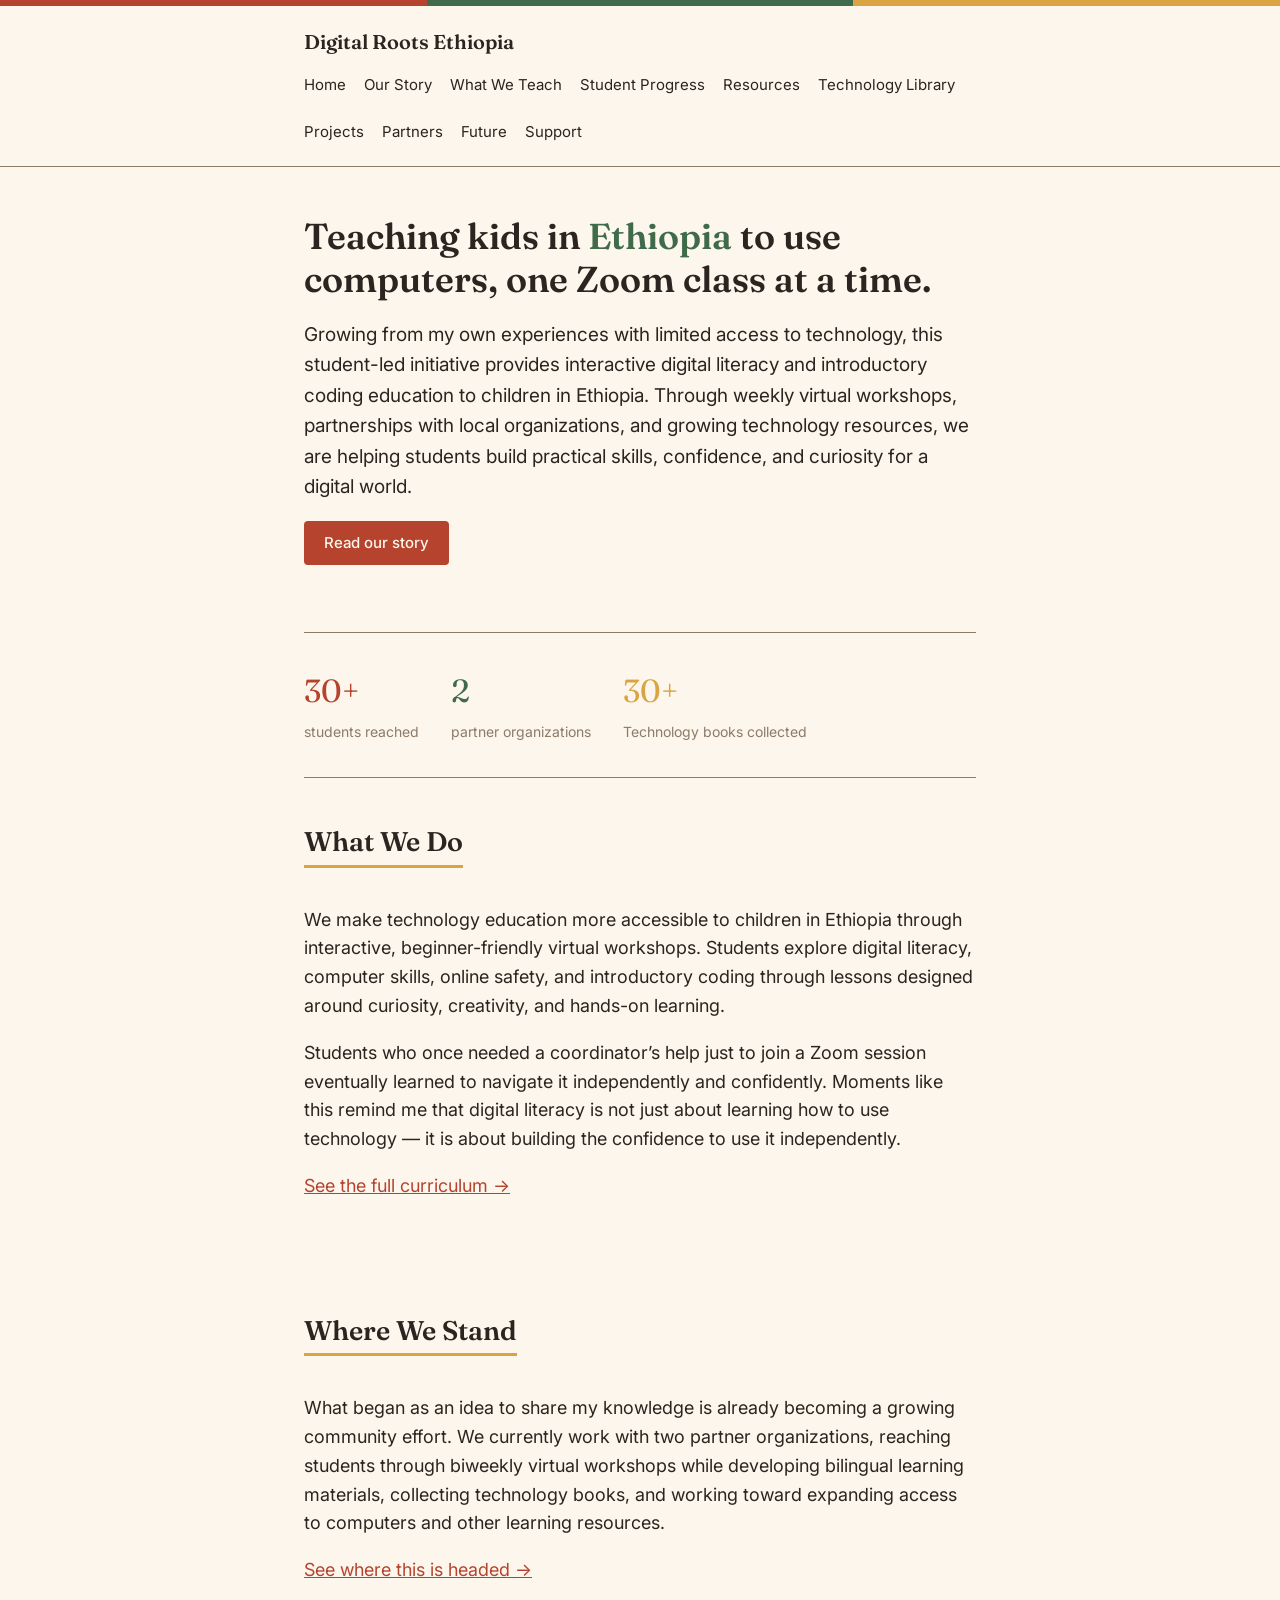
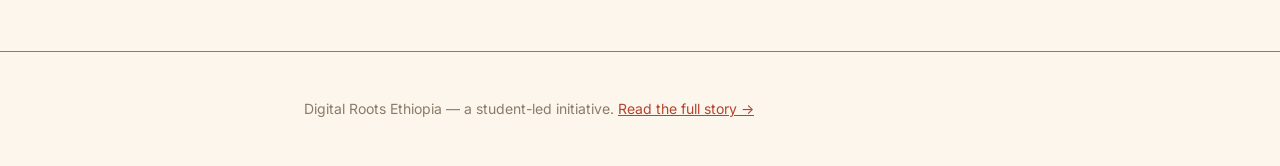
<file: index.html>
<!DOCTYPE html>
<html lang="en">
<head>
  <meta charset="UTF-8">
  <meta name="viewport" content="width=device-width, initial-scale=1.0">
  <title>Digital Roots Ethiopia — Digital Literacy & Coding for Students in Ethiopia</title>

  <link rel="preconnect" href="https://fonts.googleapis.com">
  <link href="https://fonts.googleapis.com/css2?family=Fraunces:wght@600;700&family=Inter:wght@400;500&display=swap" rel="stylesheet">

  <link rel="stylesheet" href="style.css">
</head>
<body>

  <div class="accent-bar"><span class="a-red"></span><span class="a-green"></span><span class="a-gold"></span></div>

  <header>
    <div class="header-inner">
      <a href="index.html" class="site-name">Digital Roots Ethiopia</a>
      <nav>
        <ul>
          <li><a href="index.html">Home</a></li>
          <li><a href="story.html">Our Story</a></li>
          <li><a href="curriculum.html">What We Teach</a></li>
          <li><a href="progress.html">Student Progress</a></li>
          <li><a href="resources.html">Resources</a></li>
          <li><a href="library.html">Technology Library</a></li>
          <li><a href="projects.html">Projects</a></li>
          <li><a href="partners.html">Partners</a></li>
          <li><a href="future.html">Future</a></li>
          <li><a href="support.html">Support</a></li>
        </ul>
      </nav>
    </div>
  </header>

  <main>
    <div class="container">

      <section class="hero">
       

        <h1>Teaching kids in <span class="accent-green">Ethiopia</span> to use computers, one Zoom class at a time.</h1>

        <p>
          Growing from my own experiences with limited access to technology, this student-led initiative provides interactive digital literacy 
          and introductory coding education to children in Ethiopia.
          Through weekly virtual workshops, partnerships with local organizations, and 
          growing technology resources, we are helping students build practical skills, confidence, and curiosity for a digital world.
        </p>

        <p><a class="btn" href="story.html">Read our story</a></p>
      </section>

      <section class="stats">
        <div>
          <span class="stat-number stat-red">30+</span>
          <span class="stat-label">students reached</span>
        </div>
        <div>
          <span class="stat-number stat-green">2</span>
          <span class="stat-label">partner organizations</span>
        </div>
        <div>
          <span class="stat-number stat-gold">30+</span>
          <span class="stat-label">Technology books collected</span>
        </div>
      </section>

      <section>
        <h2 class="section-heading">What We Do</h2>
        <p>
          We make technology education more accessible to children in Ethiopia through interactive, beginner-friendly virtual workshops. 
          Students explore digital literacy, computer skills, online safety, and introductory coding through lessons 
          designed around curiosity, creativity, and hands-on learning.
        </p>
        <p>
          Students who once needed a coordinator’s help just to join a Zoom session eventually learned to navigate it independently and confidently.
          Moments like this remind me that digital literacy is not just about learning how to use technology — it is about building the confidence to use it independently.

        </p>
        <p><a href="curriculum.html">See the full curriculum →</a></p>
      </section>

      <section>
        <h2 class="section-heading">Where We Stand</h2>
        <p>
          What began as an idea to share my knowledge is already becoming a growing community effort. We currently work with two partner organizations, reaching students 
          through biweekly virtual workshops while developing bilingual learning materials, collecting technology books, and 
          working toward expanding access to computers and other learning resources.
        </p>
        <p><a href="future.html">See where this is headed →</a></p>
      </section>

    </div>
  </main>

  <footer>
    <div class="container">
      <p>Digital Roots Ethiopia — a student-led initiative. <a href="story.html">Read the full story →</a></p>
    </div>
  </footer>

</body>
</html>
</file>
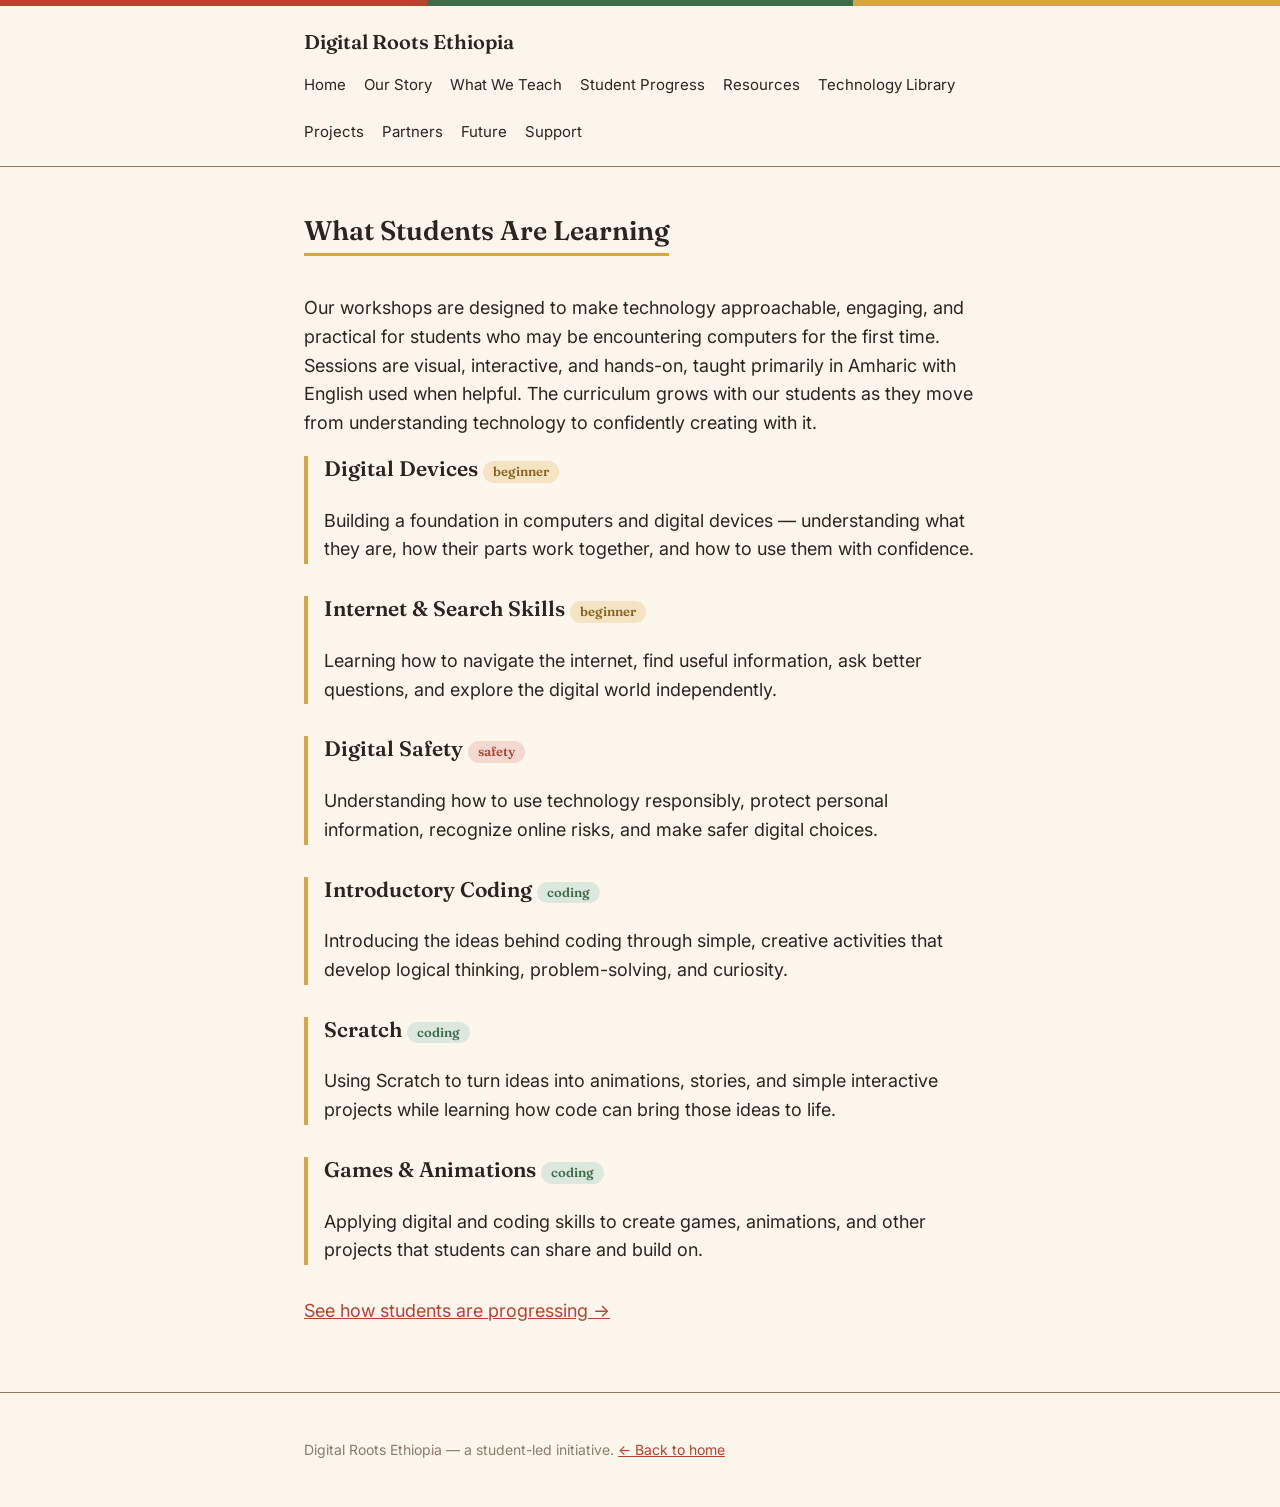
<file: curriculum.html>
<!DOCTYPE html>
<html lang="en">
<head>
  <meta charset="UTF-8">
  <meta name="viewport" content="width=device-width, initial-scale=1.0">
  <title>What We Teach — Digital Roots Ethiopia</title>
  <link rel="preconnect" href="https://fonts.googleapis.com">
  <link href="https://fonts.googleapis.com/css2?family=Fraunces:wght@600;700&family=Inter:wght@400;500&display=swap" rel="stylesheet">
  <link rel="stylesheet" href="style.css">
</head>
<body>

  <div class="accent-bar"><span class="a-red"></span><span class="a-green"></span><span class="a-gold"></span></div>

  <header>
    <div class="header-inner">
      <a href="index.html" class="site-name">Digital Roots Ethiopia</a>
      <nav>
        <ul>
          <li><a href="index.html">Home</a></li>
          <li><a href="story.html">Our Story</a></li>
          <li><a href="curriculum.html">What We Teach</a></li>
          <li><a href="progress.html">Student Progress</a></li>
          <li><a href="resources.html">Resources</a></li>
          <li><a href="library.html">Technology Library</a></li>
          <li><a href="projects.html">Projects</a></li>
          <li><a href="partners.html">Partners</a></li>
          <li><a href="future.html">Future</a></li>
          <li><a href="support.html">Support</a></li>
        </ul>
      </nav>
    </div>
  </header>

  <main>
    <div class="container">
      <section>
        <h1 class="section-heading">What Students Are Learning</h1>
        <p>
        Our workshops are designed to make technology approachable, engaging, and practical for students who may be encountering computers for the first time.
        Sessions are visual, interactive, and hands-on, taught primarily in Amharic with English used when helpful. The curriculum grows with 
        our students as they move from understanding technology to confidently creating with it.
        </p>

        <div class="topic">
          <h3>Digital Devices <span class="tag-pill tag-gold">beginner</span></h3>
          <p>Building a foundation in computers and digital devices — understanding what they are, 
            how their parts work together, and how to use them with confidence.</p>
        </div>

        <div class="topic">
          <h3>Internet & Search Skills <span class="tag-pill tag-gold">beginner</span></h3>
          <p>Learning how to navigate the internet, find useful information, ask better questions, and explore the digital world independently.</p>
        </div>

        <div class="topic">
          <h3>Digital Safety <span class="tag-pill tag-red">safety</span></h3>
          <p>Understanding how to use technology responsibly, protect personal information, recognize online risks, and make safer digital choices.</p>
        </div>

        <div class="topic">
          <h3>Introductory Coding <span class="tag-pill tag-green">coding</span></h3>
          <p>Introducing the ideas behind coding through simple, creative activities that develop logical thinking, problem-solving, and curiosity.</p>
        </div>

        <div class="topic">
          <h3>Scratch <span class="tag-pill tag-green">coding</span></h3>
          <p>Using Scratch to turn ideas into animations, stories, and simple interactive projects while learning how code can bring those ideas to life.</p>
        </div>

        <div class="topic">
          <h3>Games & Animations <span class="tag-pill tag-green">coding</span></h3>
          <p>Applying digital and coding skills to create games, animations, and other projects that students can share and build on.</p>
        </div>

        <p><a href="progress.html">See how students are progressing →</a></p>
      </section>
    </div>
  </main>

  <footer>
    <div class="container">
      <p>Digital Roots Ethiopia — a student-led initiative. <a href="index.html">← Back to home</a></p>
    </div>
  </footer>

</body>
</html>
</file>
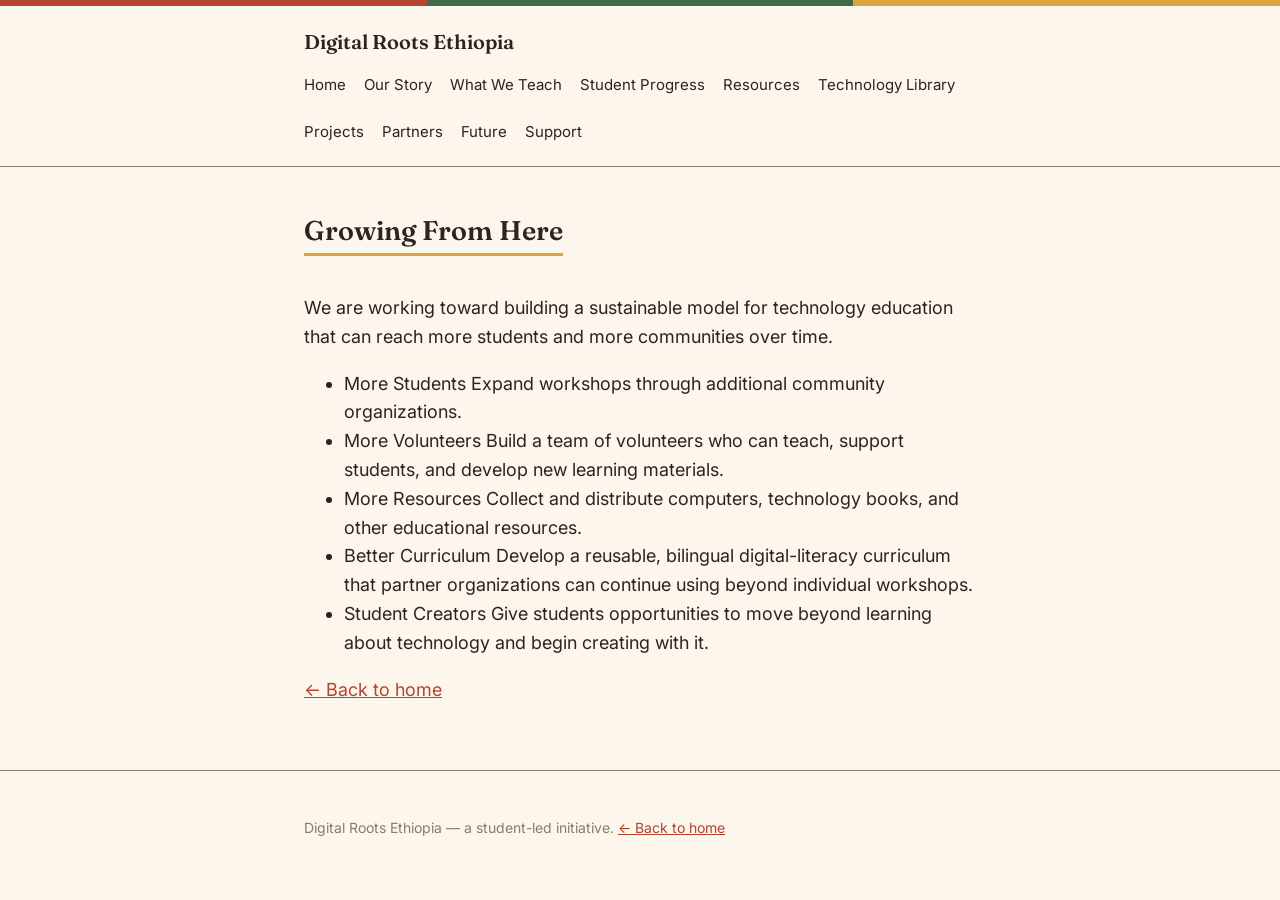
<file: future.html>
<!DOCTYPE html>
<html lang="en">
<head>
  <meta charset="UTF-8">
  <meta name="viewport" content="width=device-width, initial-scale=1.0">
  <title>Future — Digital Roots Ethiopia</title>
  <link rel="preconnect" href="https://fonts.googleapis.com">
  <link href="https://fonts.googleapis.com/css2?family=Fraunces:wght@600;700&family=Inter:wght@400;500&display=swap" rel="stylesheet">
  <link rel="stylesheet" href="style.css">
</head>
<body>

  <div class="accent-bar"><span class="a-red"></span><span class="a-green"></span><span class="a-gold"></span></div>

  <header>
    <div class="header-inner">
      <a href="index.html" class="site-name">Digital Roots Ethiopia</a>
      <nav>
        <ul>
          <li><a href="index.html">Home</a></li>
          <li><a href="story.html">Our Story</a></li>
          <li><a href="curriculum.html">What We Teach</a></li>
          <li><a href="progress.html">Student Progress</a></li>
          <li><a href="resources.html">Resources</a></li>
          <li><a href="library.html">Technology Library</a></li>
          <li><a href="projects.html">Projects</a></li>
          <li><a href="partners.html">Partners</a></li>
          <li><a href="future.html">Future</a></li>
          <li><a href="support.html">Support</a></li>
        </ul>
      </nav>
    </div>
  </header>

  <main>
    <div class="container">
      <section>
        <h1 class="section-heading">Growing From Here</h1>
        <p>We are working toward building a sustainable model for technology education that can reach more students and more communities over time.
</p>
        <ul>
          <li>More Students
            Expand workshops through additional community organizations.
          </li>
          <li>More Volunteers
            Build a team of volunteers who can teach, support students, and develop new learning materials.
          </li>
          <li>More Resources
            Collect and distribute computers, technology books, and other educational resources.
          </li>
          <li>Better Curriculum
            Develop a reusable, bilingual digital-literacy curriculum that partner organizations can continue 
            using beyond individual workshops.
          </li>
          <li>Student Creators
            Give students opportunities to move beyond learning about technology and begin creating with it.
          </li>
        </ul>

        <p><a href="index.html">← Back to home</a></p>
      </section>
    </div>
  </main>

  <footer>
    <div class="container">
      <p>Digital Roots Ethiopia — a student-led initiative. <a href="index.html">← Back to home</a></p>
    </div>
  </footer>

</body>
</html>
</file>
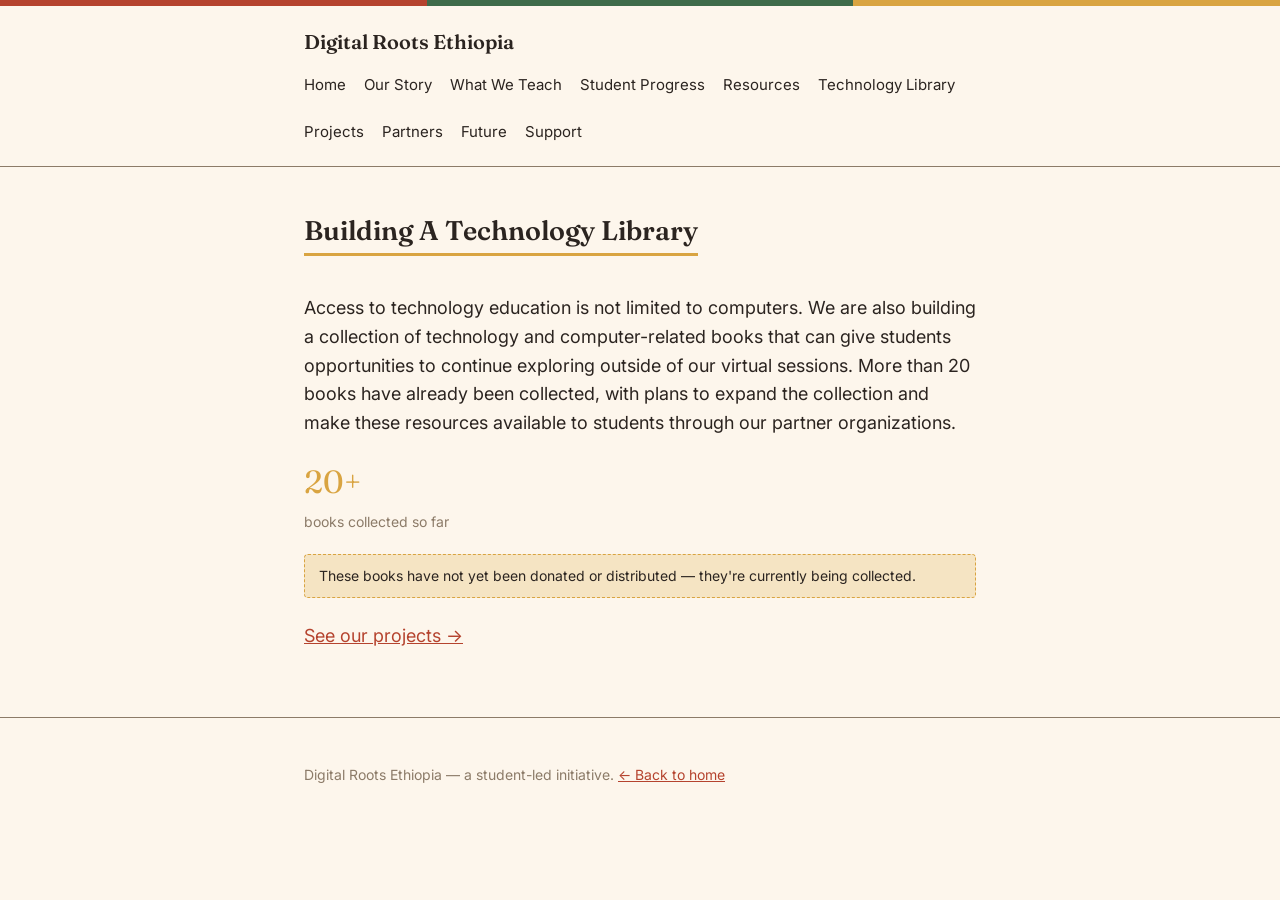
<file: library.html>
<!DOCTYPE html>
<html lang="en">
<head>
  <meta charset="UTF-8">
  <meta name="viewport" content="width=device-width, initial-scale=1.0">
  <title>Technology Library — Digital Roots Ethiopia</title>
  <link rel="preconnect" href="https://fonts.googleapis.com">
  <link href="https://fonts.googleapis.com/css2?family=Fraunces:wght@600;700&family=Inter:wght@400;500&display=swap" rel="stylesheet">
  <link rel="stylesheet" href="style.css">
</head>
<body>

  <div class="accent-bar"><span class="a-red"></span><span class="a-green"></span><span class="a-gold"></span></div>

  <header>
    <div class="header-inner">
      <a href="index.html" class="site-name">Digital Roots Ethiopia</a>
      <nav>
        <ul>
          <li><a href="index.html">Home</a></li>
          <li><a href="story.html">Our Story</a></li>
          <li><a href="curriculum.html">What We Teach</a></li>
          <li><a href="progress.html">Student Progress</a></li>
          <li><a href="resources.html">Resources</a></li>
          <li><a href="library.html">Technology Library</a></li>
          <li><a href="projects.html">Projects</a></li>
          <li><a href="partners.html">Partners</a></li>
          <li><a href="future.html">Future</a></li>
          <li><a href="support.html">Support</a></li>
        </ul>
      </nav>
    </div>
  </header>

  <main>
    <div class="container">
      <section>
        <h1 class="section-heading">Building A Technology Library</h1>
        <p>
         Access to technology education is not limited to computers.
         We are also building a collection of technology and computer-related books that can give students opportunities 
         to continue exploring outside of our virtual sessions.
         More than 20 books have already been collected, with plans to expand the collection and make these 
         resources available to students through our partner organizations.
        </p>

        <p>
          <span class="stat-number stat-gold">20+</span>
          <span class="stat-label">books collected so far</span>
        </p>

        <div class="placeholder-note">
          These books have not yet been donated or distributed — they're currently being
          collected. 
        </div>

        <p><a href="projects.html">See our projects →</a></p>
      </section>
    </div>
  </main>

  <footer>
    <div class="container">
      <p>Digital Roots Ethiopia — a student-led initiative. <a href="index.html">← Back to home</a></p>
    </div>
  </footer>

</body>
</html>
</file>
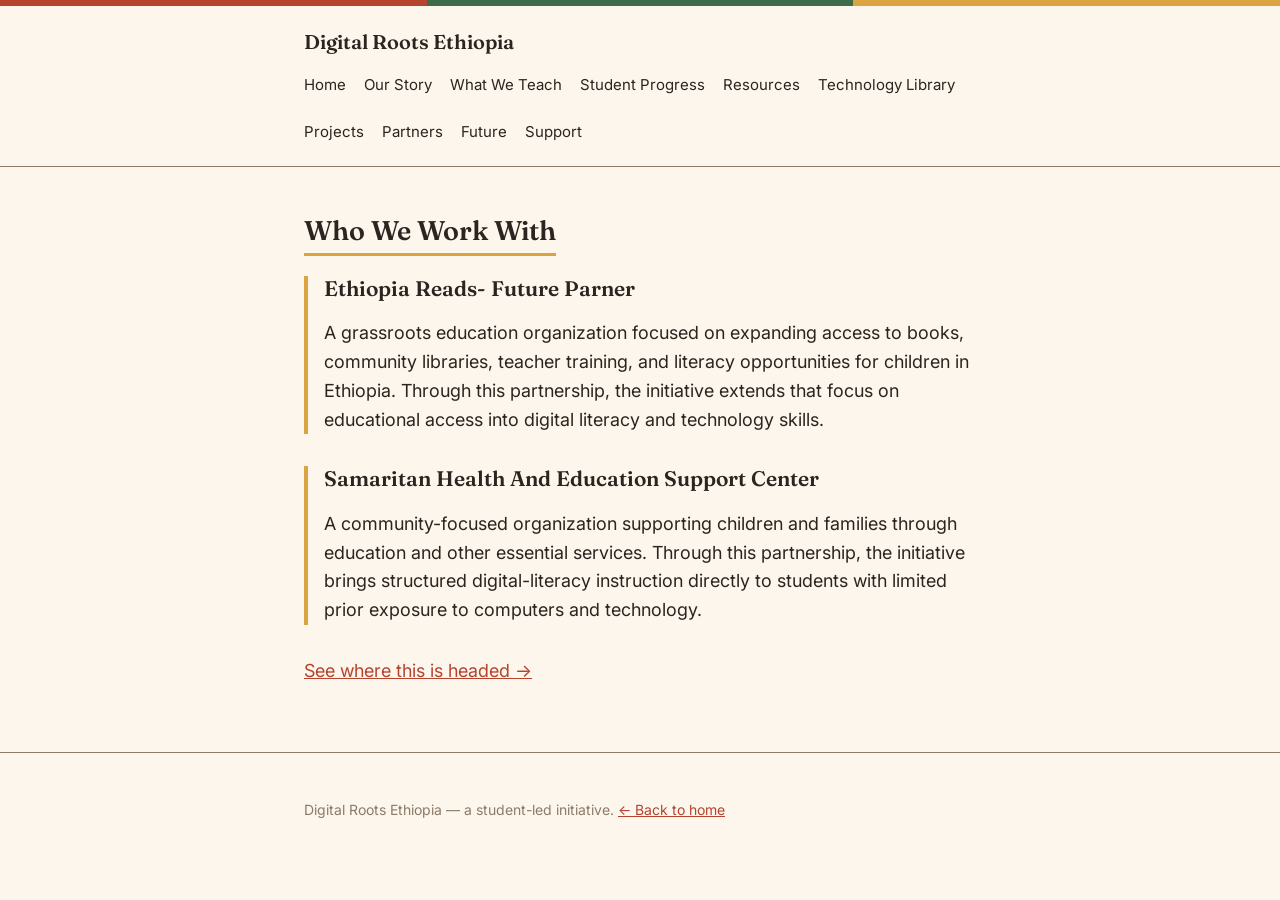
<file: partners.html>
<!DOCTYPE html>
<html lang="en">
<head>
  <meta charset="UTF-8">
  <meta name="viewport" content="width=device-width, initial-scale=1.0">
  <title>Partners — Digital Roots Ethiopia</title>
  <link rel="preconnect" href="https://fonts.googleapis.com">
  <link href="https://fonts.googleapis.com/css2?family=Fraunces:wght@600;700&family=Inter:wght@400;500&display=swap" rel="stylesheet">
  <link rel="stylesheet" href="style.css">
</head>
<body>

  <div class="accent-bar"><span class="a-red"></span><span class="a-green"></span><span class="a-gold"></span></div>

  <header>
    <div class="header-inner">
      <a href="index.html" class="site-name">Digital Roots Ethiopia</a>
      <nav>
        <ul>
          <li><a href="index.html">Home</a></li>
          <li><a href="story.html">Our Story</a></li>
          <li><a href="curriculum.html">What We Teach</a></li>
          <li><a href="progress.html">Student Progress</a></li>
          <li><a href="resources.html">Resources</a></li>
          <li><a href="library.html">Technology Library</a></li>
          <li><a href="projects.html">Projects</a></li>
          <li><a href="partners.html">Partners</a></li>
          <li><a href="future.html">Future</a></li>
          <li><a href="support.html">Support</a></li>
        </ul>
      </nav>
    </div>
  </header>

  <main>
    <div class="container">
      <section>
        <h1 class="section-heading">Who We Work With</h1>

        <div class="topic">
          <h3>Ethiopia Reads- Future Parner</h3>
          <p>
            A grassroots education organization focused on expanding access to books, community libraries, teacher training, and literacy 
            opportunities for children in Ethiopia. Through this partnership, the initiative extends that focus on educational access 
            into digital literacy and technology skills.

          </p>
        </div>

        <div class="topic">
          <h3>Samaritan Health And Education Support Center</h3>
          <p>A community-focused organization supporting children and families through education and other essential services. 
             Through this partnership, the initiative brings structured digital-literacy instruction directly to students with limited 
             prior exposure to computers and technology.</p>
        </div>

        <p><a href="future.html">See where this is headed →</a></p>
      </section>
    </div>
  </main>

  <footer>
    <div class="container">
      <p>Digital Roots Ethiopia — a student-led initiative. <a href="index.html">← Back to home</a></p>
    </div>
  </footer>

</body>
</html>
</file>
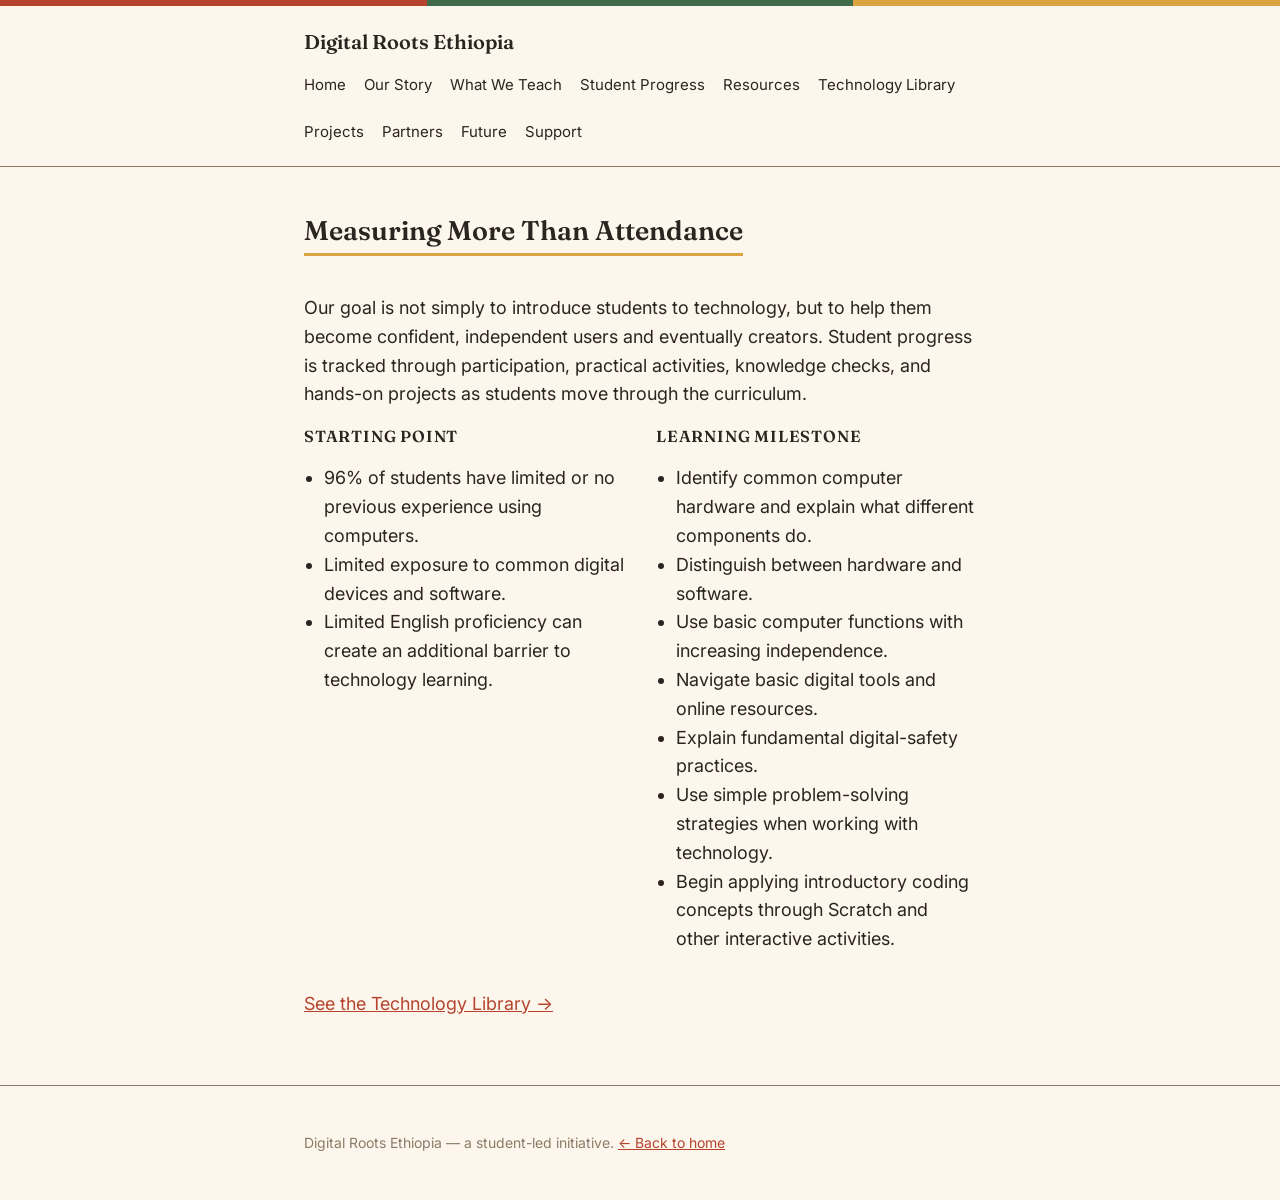
<file: progress.html>
<!DOCTYPE html>
<html lang="en">
<head>
  <meta charset="UTF-8">
  <meta name="viewport" content="width=device-width, initial-scale=1.0">
  <title>Student Progress — Digital Roots Ethiopia</title>
  <link rel="preconnect" href="https://fonts.googleapis.com">
  <link href="https://fonts.googleapis.com/css2?family=Fraunces:wght@600;700&family=Inter:wght@400;500&display=swap" rel="stylesheet">
  <link rel="stylesheet" href="style.css">
</head>
<body>

  <div class="accent-bar"><span class="a-red"></span><span class="a-green"></span><span class="a-gold"></span></div>

  <header>
    <div class="header-inner">
      <a href="index.html" class="site-name">Digital Roots Ethiopia</a>
      <nav>
        <ul>
          <li><a href="index.html">Home</a></li>
          <li><a href="story.html">Our Story</a></li>
          <li><a href="curriculum.html">What We Teach</a></li>
          <li><a href="progress.html">Student Progress</a></li>
          <li><a href="resources.html">Resources</a></li>
          <li><a href="library.html">Technology Library</a></li>
          <li><a href="projects.html">Projects</a></li>
          <li><a href="partners.html">Partners</a></li>
          <li><a href="future.html">Future</a></li>
          <li><a href="support.html">Support</a></li>
        </ul>
      </nav>
    </div>
  </header>

  <main>
    <div class="container">
      <section>
        <h1 class="section-heading">Measuring More Than Attendance</h1>
        <p>
        Our goal is not simply to introduce students to technology, but to help them become confident, independent users and eventually creators. 
        Student progress is tracked through participation, practical activities, knowledge checks, and hands-on projects as students 
        move through the curriculum.
        </p>

        <div class="progress-columns">
          <div>
            <h3>Starting Point</h3>
            <ul>
              <li>96% of students have limited or no previous experience using computers.
</li>
              <li>Limited exposure to common digital devices and software.
</li>
              <li>Limited English proficiency can create an additional barrier to technology learning.</li>
            </ul>
          </div>
          <div>
            <h3>Learning Milestone</h3>
            <ul>
              <li>Identify common computer hardware and explain what different components do.
</li>
              <li>Distinguish between hardware and software.
</li>
              <li>Use basic computer functions with increasing independence.
</li>
              <li>Navigate basic digital tools and online resources.
</li>
              <li>Explain fundamental digital-safety practices.
</li>
              <li>Use simple problem-solving strategies when working with technology.
</li>
               <li>Begin applying introductory coding concepts through Scratch and other interactive activities.
</li>
            </ul>
          </div>
        </div>
        <p><a href="library.html">See the Technology Library →</a></p>
      </section>
    </div>
  </main>

  <footer>
    <div class="container">
      <p>Digital Roots Ethiopia — a student-led initiative. <a href="index.html">← Back to home</a></p>
    </div>
  </footer>

</body>
</html>
</file>
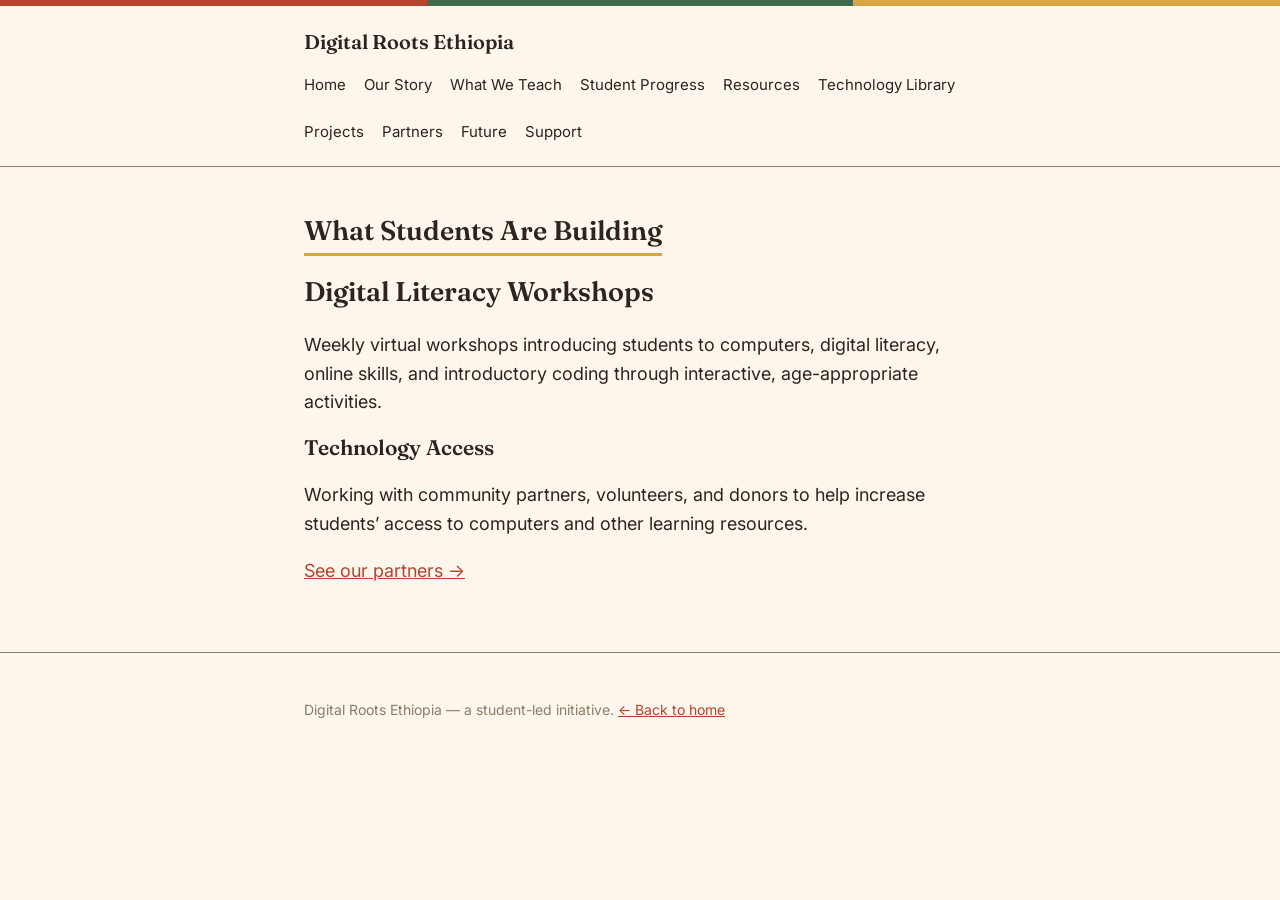
<file: projects.html>
<!DOCTYPE html>
<html lang="en">
<head>
  <meta charset="UTF-8">
  <meta name="viewport" content="width=device-width, initial-scale=1.0">
  <title>Projects — Digital Roots Ethiopia</title>
  <link rel="preconnect" href="https://fonts.googleapis.com">
  <link href="https://fonts.googleapis.com/css2?family=Fraunces:wght@600;700&family=Inter:wght@400;500&display=swap" rel="stylesheet">
  <link rel="stylesheet" href="style.css">
</head>
<body>

  <div class="accent-bar"><span class="a-red"></span><span class="a-green"></span><span class="a-gold"></span></div>

  <header>
    <div class="header-inner">
      <a href="index.html" class="site-name">Digital Roots Ethiopia</a>
      <nav>
        <ul>
          <li><a href="index.html">Home</a></li>
          <li><a href="story.html">Our Story</a></li>
          <li><a href="curriculum.html">What We Teach</a></li>
          <li><a href="progress.html">Student Progress</a></li>
          <li><a href="resources.html">Resources</a></li>
          <li><a href="library.html">Technology Library</a></li>
          <li><a href="projects.html">Projects</a></li>
          <li><a href="partners.html">Partners</a></li>
          <li><a href="future.html">Future</a></li>
          <li><a href="support.html">Support</a></li>
        </ul>
      </nav>
    </div>
  </header>

  <main>
    <div class="container">
      <section>
        <h1 class="section-heading">What Students Are Building</h1>
        <h2>Digital Literacy Workshops</h2>
        <p>
          Weekly virtual workshops introducing students to computers, digital literacy, online skills, and 
          introductory coding through interactive, age-appropriate activities.
        </p>
<h3>Technology Access</h3>
        <p>Working with community partners, volunteers, and donors to help increase students’ 
           access to computers and other learning resources.<p>

        <p><a href="partners.html">See our partners →</a></p>
      </section>
    </div>
  </main>

  <footer>
    <div class="container">
      <p>Digital Roots Ethiopia — a student-led initiative. <a href="index.html">← Back to home</a></p>
    </div>
  </footer>

</body>
</html>
</file>
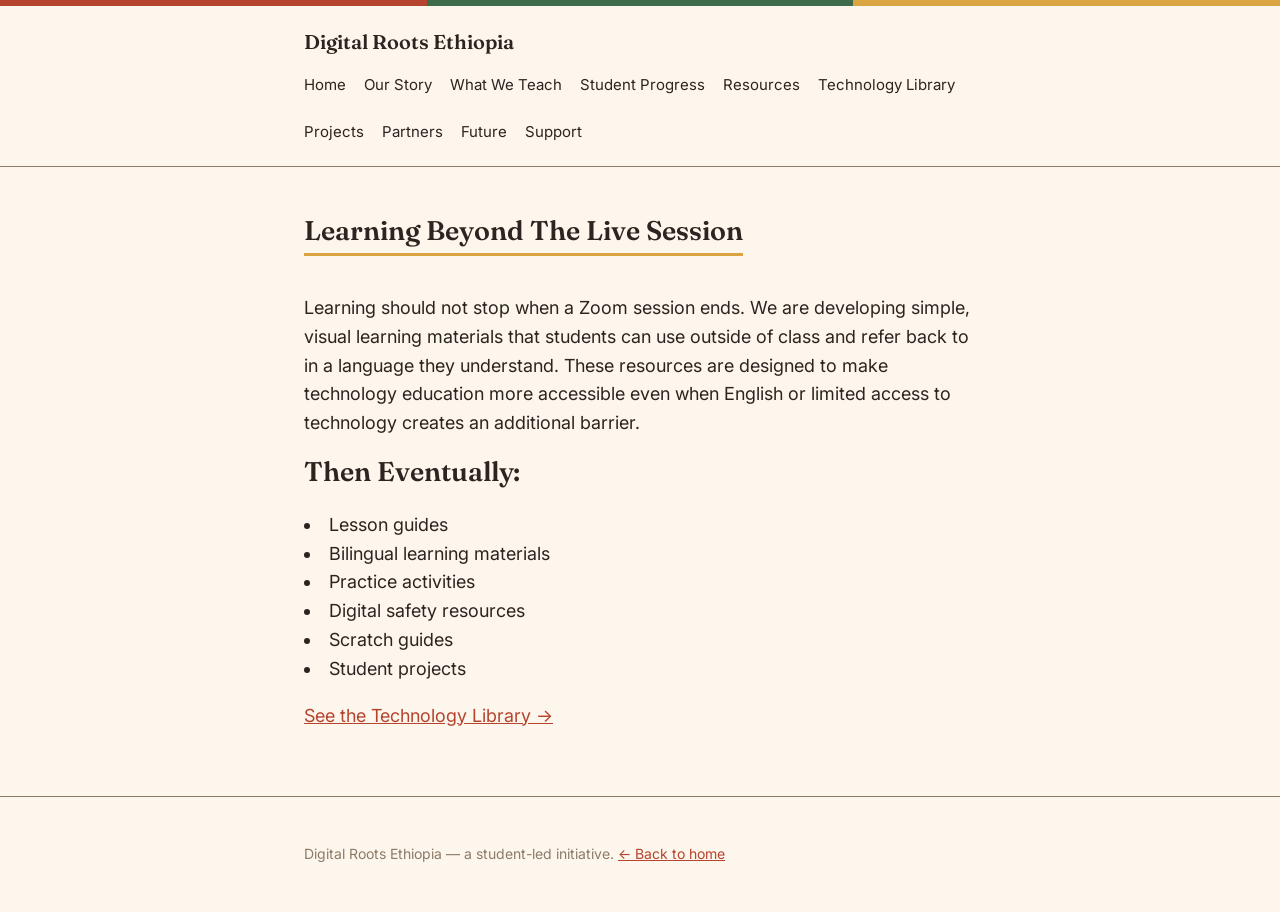
<file: resources.html>
<!DOCTYPE html>
<html lang="en">
<head>
  <meta charset="UTF-8">
  <meta name="viewport" content="width=device-width, initial-scale=1.0">
  <title>Resources — Digital Roots Ethiopia</title>
  <link rel="preconnect" href="https://fonts.googleapis.com">
  <link href="https://fonts.googleapis.com/css2?family=Fraunces:wght@600;700&family=Inter:wght@400;500&display=swap" rel="stylesheet">
  <link rel="stylesheet" href="style.css">
</head>
<body>

  <div class="accent-bar"><span class="a-red"></span><span class="a-green"></span><span class="a-gold"></span></div>

  <header>
    <div class="header-inner">
      <a href="index.html" class="site-name">Digital Roots Ethiopia</a>
      <nav>
        <ul>
          <li><a href="index.html">Home</a></li>
          <li><a href="story.html">Our Story</a></li>
          <li><a href="curriculum.html">What We Teach</a></li>
          <li><a href="progress.html">Student Progress</a></li>
          <li><a href="resources.html">Resources</a></li>
          <li><a href="library.html">Technology Library</a></li>
          <li><a href="projects.html">Projects</a></li>
          <li><a href="partners.html">Partners</a></li>
          <li><a href="future.html">Future</a></li>
          <li><a href="support.html">Support</a></li>
        </ul>
      </nav>
    </div>
  </header>

  <main>
    <div class="container">
      <section>
        <h1 class="section-heading">Learning Beyond The Live Session</h1>
        <p>
          Learning should not stop when a Zoom session ends.
          We are developing simple, visual learning materials that students can use outside of class and refer back to in a language they understand.
          These resources are designed to make technology education more accessible even when English or limited access to 
          technology creates an additional barrier.
        </p>
        <h2>Then Eventually:</h2>
      <li>Lesson guides</li>
      <li>Bilingual learning materials</li>
      <li>Practice activities</li>
      <li>Digital safety resources</li>
      <li>Scratch guides</li>
      <li>Student projects</li>

        <p><a href="library.html">See the Technology Library →</a></p>
      </section>
    </div>
  </main>

  <footer>
    <div class="container">
      <p>Digital Roots Ethiopia — a student-led initiative. <a href="index.html">← Back to home</a></p>
    </div>
  </footer>

</body>
</html>
</file>
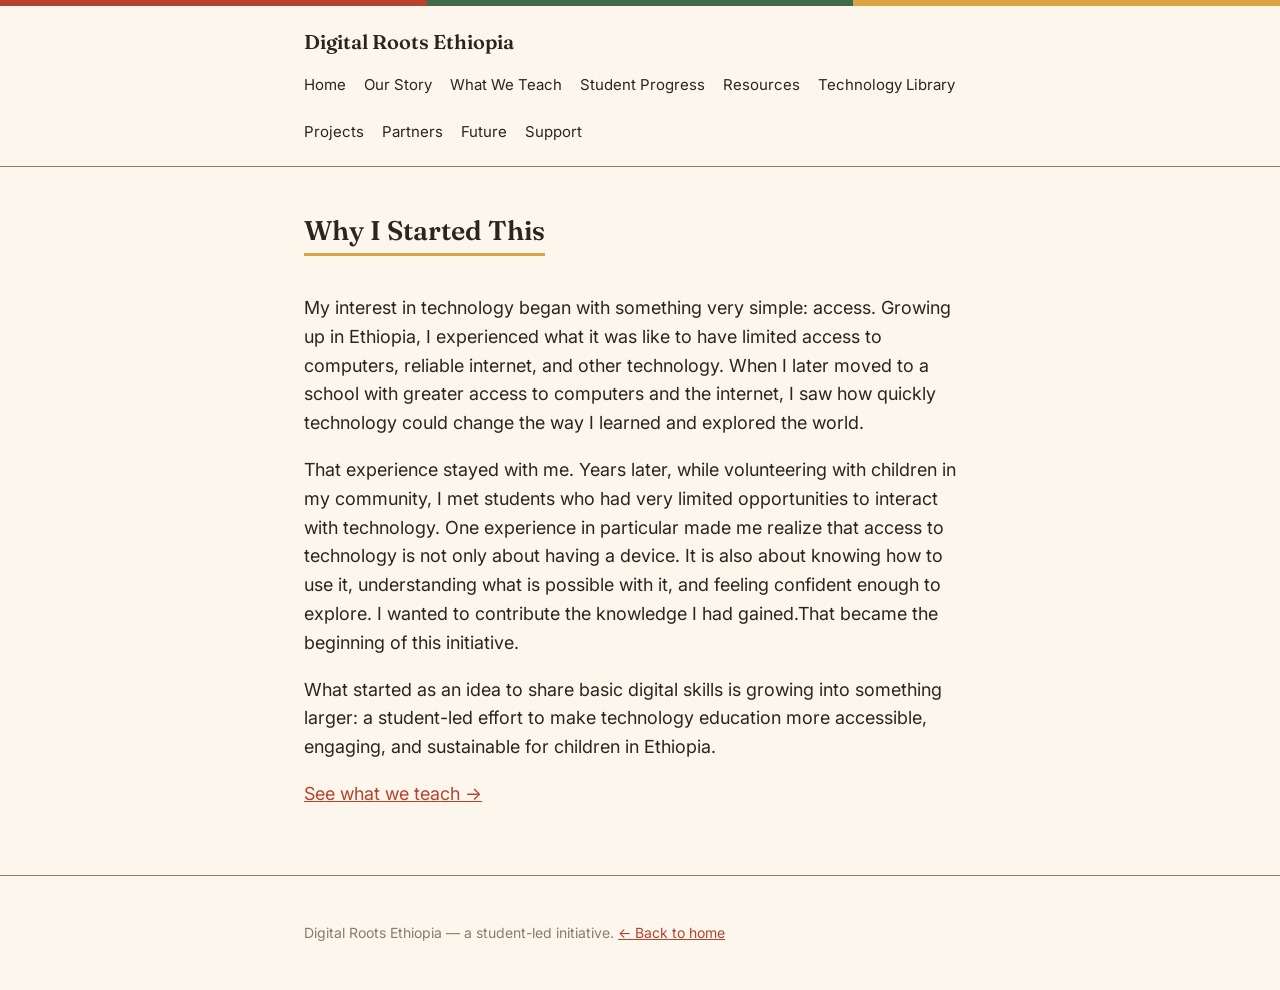
<file: story.html>
<!DOCTYPE html>
<html lang="en">
<head>
  <meta charset="UTF-8">
  <meta name="viewport" content="width=device-width, initial-scale=1.0">
  <title>Our Story — Digital Roots Ethiopia</title>
  <link rel="preconnect" href="https://fonts.googleapis.com">
  <link href="https://fonts.googleapis.com/css2?family=Fraunces:wght@600;700&family=Inter:wght@400;500&display=swap" rel="stylesheet">
  <link rel="stylesheet" href="style.css">
</head>
<body>

  <div class="accent-bar"><span class="a-red"></span><span class="a-green"></span><span class="a-gold"></span></div>

  <header>
    <div class="header-inner">
      <a href="index.html" class="site-name">Digital Roots Ethiopia</a>
      <nav>
        <ul>
          <li><a href="index.html">Home</a></li>
          <li><a href="story.html">Our Story</a></li>
          <li><a href="curriculum.html">What We Teach</a></li>
          <li><a href="progress.html">Student Progress</a></li>
          <li><a href="resources.html">Resources</a></li>
          <li><a href="library.html">Technology Library</a></li>
          <li><a href="projects.html">Projects</a></li>
          <li><a href="partners.html">Partners</a></li>
          <li><a href="future.html">Future</a></li>
          <li><a href="support.html">Support</a></li>
        </ul>
      </nav>
    </div>
  </header>

  <main>
    <div class="container">
      <section>
        <h1 class="section-heading">Why I Started This</h1>

        <p>
          My interest in technology began with something very simple: access. Growing up in Ethiopia, I experienced what it was like to have limited access to 
          computers, reliable internet, and other technology. 
          When I later moved to a school with greater access to computers and the internet, I saw how quickly technology could change the way I learned and explored the world.
        </p>

        <p>
        That experience stayed with me. 
        Years later, while volunteering with children in my community, I met students who had very limited opportunities to interact with technology. 
        One experience in particular made me realize that access to technology is not only about having a device. 
          It is also about knowing how to use it, understanding what is possible with it, and feeling confident enough to explore.
          I wanted to contribute the knowledge I had gained.That became the beginning of this initiative.
        </p>

        <p>
          What started as an idea to share basic digital skills is growing into something larger: a student-led effort to make technology education 
          more accessible, engaging, and sustainable for children in Ethiopia.
        </p>

        <p><a href="curriculum.html">See what we teach →</a></p>
      </section>
    </div>
  </main>

  <footer>
    <div class="container">
      <p>Digital Roots Ethiopia — a student-led initiative. <a href="index.html">← Back to home</a></p>
    </div>
  </footer>

</body>
</html>
</file>
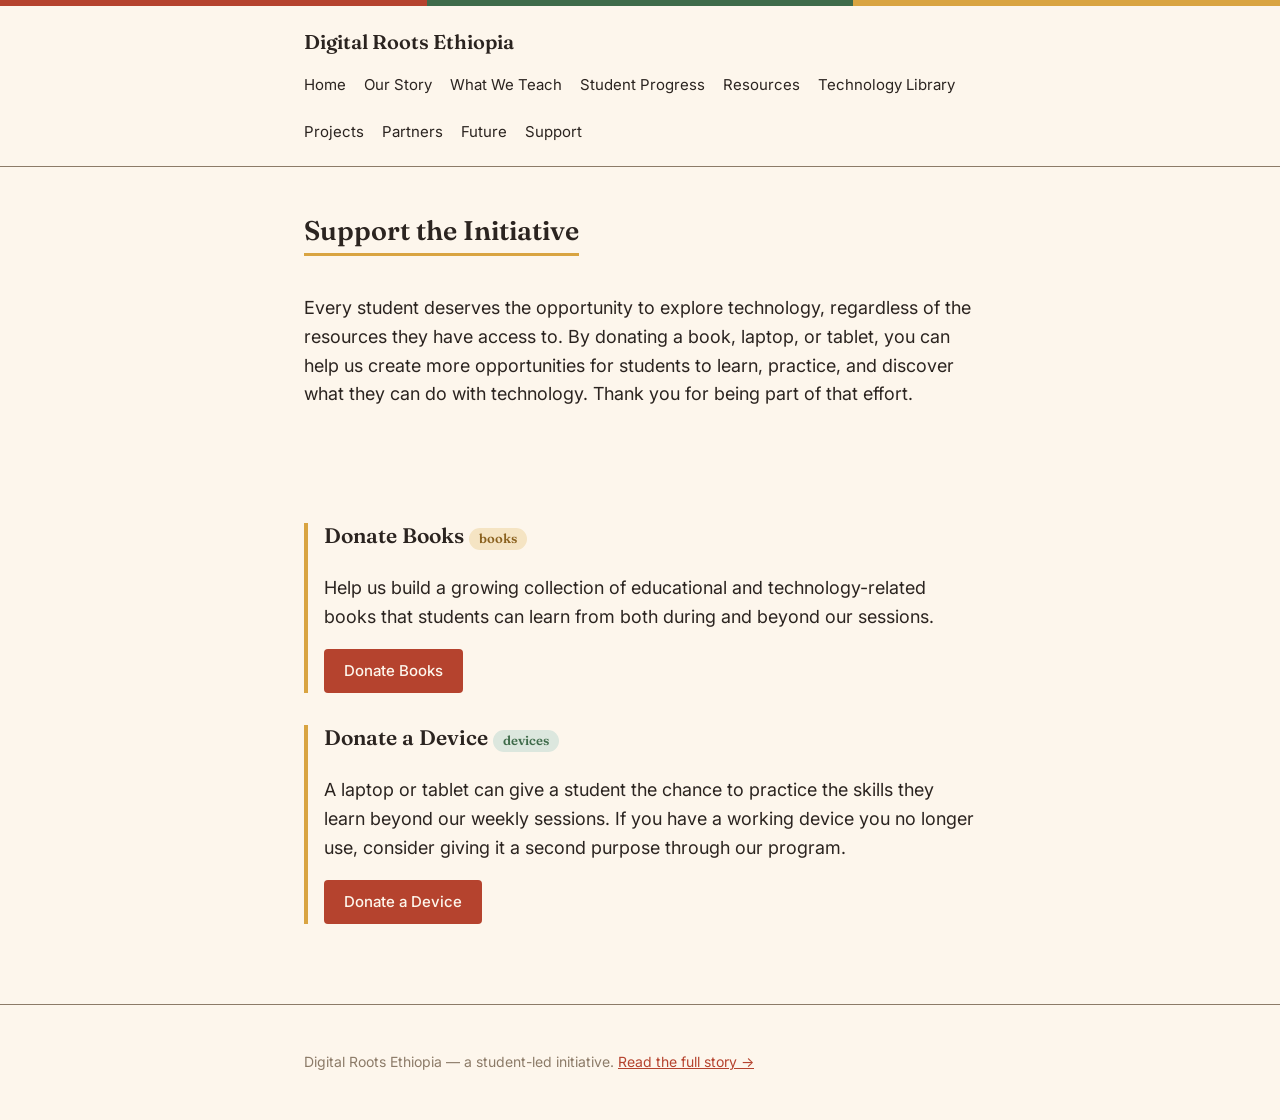
<file: support.html>
<!DOCTYPE html>
<html lang="en">
<head>
<meta charset="UTF-8">
<meta name="viewport" content="width=device-width, initial-scale=1.0">
<title>Support the Initiative — Digital Roots Ethiopia</title>
<link rel="preconnect" href="https://fonts.googleapis.com">
<link href="https://fonts.googleapis.com/css2?family=Fraunces:wght@600;700&family=Inter:wght@400;500&display=swap" rel="stylesheet">
<link rel="stylesheet" href="style.css">
</head>
<body>

<div class="accent-bar"><span class="a-red"></span><span class="a-green"></span><span class="a-gold"></span></div>

<header>
<div class="header-inner">
<a href="index.html" class="site-name">Digital Roots Ethiopia</a>
<nav>
<ul>
<li><a href="index.html">Home</a></li>
<li><a href="story.html">Our Story</a></li>
<li><a href="curriculum.html">What We Teach</a></li>
<li><a href="progress.html">Student Progress</a></li>
<li><a href="resources.html">Resources</a></li>
<li><a href="library.html">Technology Library</a></li>
<li><a href="projects.html">Projects</a></li>
<li><a href="partners.html">Partners</a></li>
<li><a href="future.html">Future</a></li>
<li><a href="support.html">Support</a></li>
</ul>
</nav>
</div>
</header>

<main>
<div class="container">

<section>
<h1 class="section-heading">Support the Initiative</h1>
<p>
Every student deserves the opportunity to explore technology, regardless of the resources they have access to.
By donating a book, laptop, or tablet, you can help us create more opportunities for students to learn, practice, and discover what they can do with technology.
Thank you for being part of that effort.
</p>
</section>

<section>
<div class="topic">
<h3>Donate Books <span class="tag-pill tag-gold">books</span></h3>
<p>
Help us build a growing collection of educational and technology-related books that students can learn from both during and beyond our sessions.
</p>
<p><a class="btn" href="https://forms.gle/PzZCfTUu4jAC2rhQ6">Donate Books</a></p>
</div>

<div class="topic">
<h3>Donate a Device <span class="tag-pill tag-green">devices</span></h3>
<p>
A laptop or tablet can give a student the chance to practice the skills they learn beyond our weekly sessions. 
If you have a working device you no longer use, consider giving it a second purpose through our program.
</p>
<p><a class="btn" href="https://forms.gle/PzZCfTUu4jAC2rhQ6">Donate a Device</a></p>
</div>
</section>


</div>
</main>

<footer>
<div class="container">
<p>Digital Roots Ethiopia — a student-led initiative. <a href="story.html">Read the full story →</a></p>
</div>
</footer>

</body>
</html>
</file>
<file: style.css>
/* =========================================
   1. DESIGN TOKENS
   These are the only colors/fonts used on the
   whole site. Change a value here and it
   updates everywhere.
========================================= */
:root {
  --cream: #FDF6EC;     /* page background */
  --ink: #2B2420;       /* main text */
  --red: #B5432E;       /* accent 1 */
  --green: #3F6B4A;     /* accent 2 */
  --gold: #D9A441;      /* accent 3 */
  --muted: #8C7B68;     /* secondary text, borders */

  --font-heading: 'Fraunces', Georgia, serif;
  --font-body: 'Inter', system-ui, sans-serif;

  --max-width: 720px;
}

/* =========================================
   2. RESET / BASE
========================================= */
* {
  box-sizing: border-box;
}

body {
  margin: 0;
  background: var(--cream);
  color: var(--ink);
  font-family: var(--font-body);
  font-size: 18px;
  line-height: 1.6;
}

h1, h2, h3 {
  font-family: var(--font-heading);
  font-weight: 600;
  line-height: 1.2;
  margin-top: 0;
}

a {
  color: var(--red);
  text-decoration: underline;
}

a:hover,
a:focus {
  color: var(--green);
}

a:focus,
button:focus {
  outline: 2px solid var(--green);
  outline-offset: 2px;
}

img {
  max-width: 100%;
  display: block;
}

/* =========================================
   3. LAYOUT
========================================= */
.container {
  max-width: var(--max-width);
  margin: 0 auto;
  padding: 0 24px;
}

section {
  padding: 48px 0;
}

/* =========================================
   4. ACCENT BAR
   A thin three-color strip at the very top
   of every page — the one decorative flourish
   on the whole site.
========================================= */
.accent-bar {
  display: flex;
  height: 6px;
}

.accent-bar span {
  flex: 1;
}

.accent-bar .a-red { background: var(--red); }
.accent-bar .a-green { background: var(--green); }
.accent-bar .a-gold { background: var(--gold); }

/* =========================================
   5. HEADER / NAV
========================================= */
header {
  background: var(--cream);
  border-bottom: 1px solid var(--muted);
}

.header-inner {
  max-width: var(--max-width);
  margin: 0 auto;
  padding: 20px 24px;
  display: flex;
  flex-wrap: wrap;
  justify-content: space-between;
  align-items: center;
  gap: 12px;
}

.site-name {
  font-family: var(--font-heading);
  font-size: 20px;
  font-weight: 600;
  color: var(--ink);
  text-decoration: none;
}

nav ul {
  list-style: none;
  display: flex;
  flex-wrap: wrap;
  gap: 18px;
  margin: 0;
  padding: 0;
}

nav a {
  color: var(--ink);
  text-decoration: none;
  font-size: 15px;
}

nav a:hover,
nav a:focus {
  color: var(--red);
}

/* =========================================
   6. HEADINGS WITH ACCENT UNDERLINE
   Used for the main heading of every section.
========================================= */
.section-heading {
  display: inline-block;
  border-bottom: 3px solid var(--gold);
  padding-bottom: 6px;
  margin-bottom: 20px;
}

/* =========================================
   7. HERO (home page opening section)
========================================= */
.hero h1 {
  font-size: 36px;
  margin-bottom: 16px;
}

.hero p {
  font-size: 19px;
  max-width: 60ch;
}

.accent-red { color: var(--red); }
.accent-green { color: var(--green); }
.accent-gold { color: var(--gold); }

/* =========================================
   8. STATS ROW
========================================= */
.stats {
  display: flex;
  flex-wrap: wrap;
  gap: 32px;
  border-top: 1px solid var(--muted);
  border-bottom: 1px solid var(--muted);
  padding: 32px 0;
}

.stat-number {
  font-family: var(--font-heading);
  font-size: 32px;
  display: block;
}

.stat-red { color: var(--red); }
.stat-green { color: var(--green); }
.stat-gold { color: var(--gold); }

.stat-label {
  font-size: 14px;
  color: var(--muted);
}

/* =========================================
   9. BUTTONS
========================================= */
.btn {
  display: inline-block;
  background: var(--red);
  color: var(--cream);
  padding: 10px 20px;
  border-radius: 4px;
  text-decoration: none;
  font-size: 15px;
  font-weight: 500;
}

.btn:hover,
.btn:focus {
  background: var(--green);
  color: var(--cream);
}

/* =========================================
   10. TAG PILLS
   Small labels, e.g. for curriculum topics.
========================================= */
.tag-pill {
  display: inline-block;
  font-size: 13px;
  padding: 3px 10px;
  border-radius: 20px;
  margin: 0 6px 6px 0;
}

.tag-red { background: #F3D9D2; color: var(--red); }
.tag-green { background: #DCE7DE; color: var(--green); }
.tag-gold { background: #F5E4C3; color: #8A611E; }

/* =========================================
   11. TOPIC BLOCKS (What We Teach page)
========================================= */
.topic {
  border-left: 4px solid var(--gold);
  padding-left: 16px;
  margin-bottom: 32px;
}

.topic h3 {
  margin-bottom: 6px;
}

/* =========================================
   12. BEFORE / AFTER LISTS (Progress page)
========================================= */
.progress-columns {
  display: flex;
  flex-wrap: wrap;
  gap: 32px;
}

.progress-columns > div {
  flex: 1;
  min-width: 240px;
}

.progress-columns h3 {
  font-size: 16px;
  text-transform: uppercase;
  letter-spacing: 0.05em;
}

.progress-columns ul {
  padding-left: 20px;
}

/* =========================================
   13. PLACEHOLDER NOTES
========================================= */
.placeholder-note {
  background: #F5E4C3;
  border: 1px dashed var(--gold);
  border-radius: 4px;
  padding: 10px 14px;
  font-size: 14px;
  color: var(--ink);
  margin: 8px 0 24px;
}

/* =========================================
   14. FOOTER
========================================= */
footer {
  border-top: 1px solid var(--muted);
  padding: 32px 0;
  font-size: 14px;
  color: var(--muted);
}

/* =========================================
   15. RESPONSIVE
========================================= */
@media (max-width: 600px) {
  .hero h1 {
    font-size: 28px;
  }

  .header-inner {
    flex-direction: column;
    align-items: flex-start;
  }

  .progress-columns {
    flex-direction: column;
  }
}
</file>
